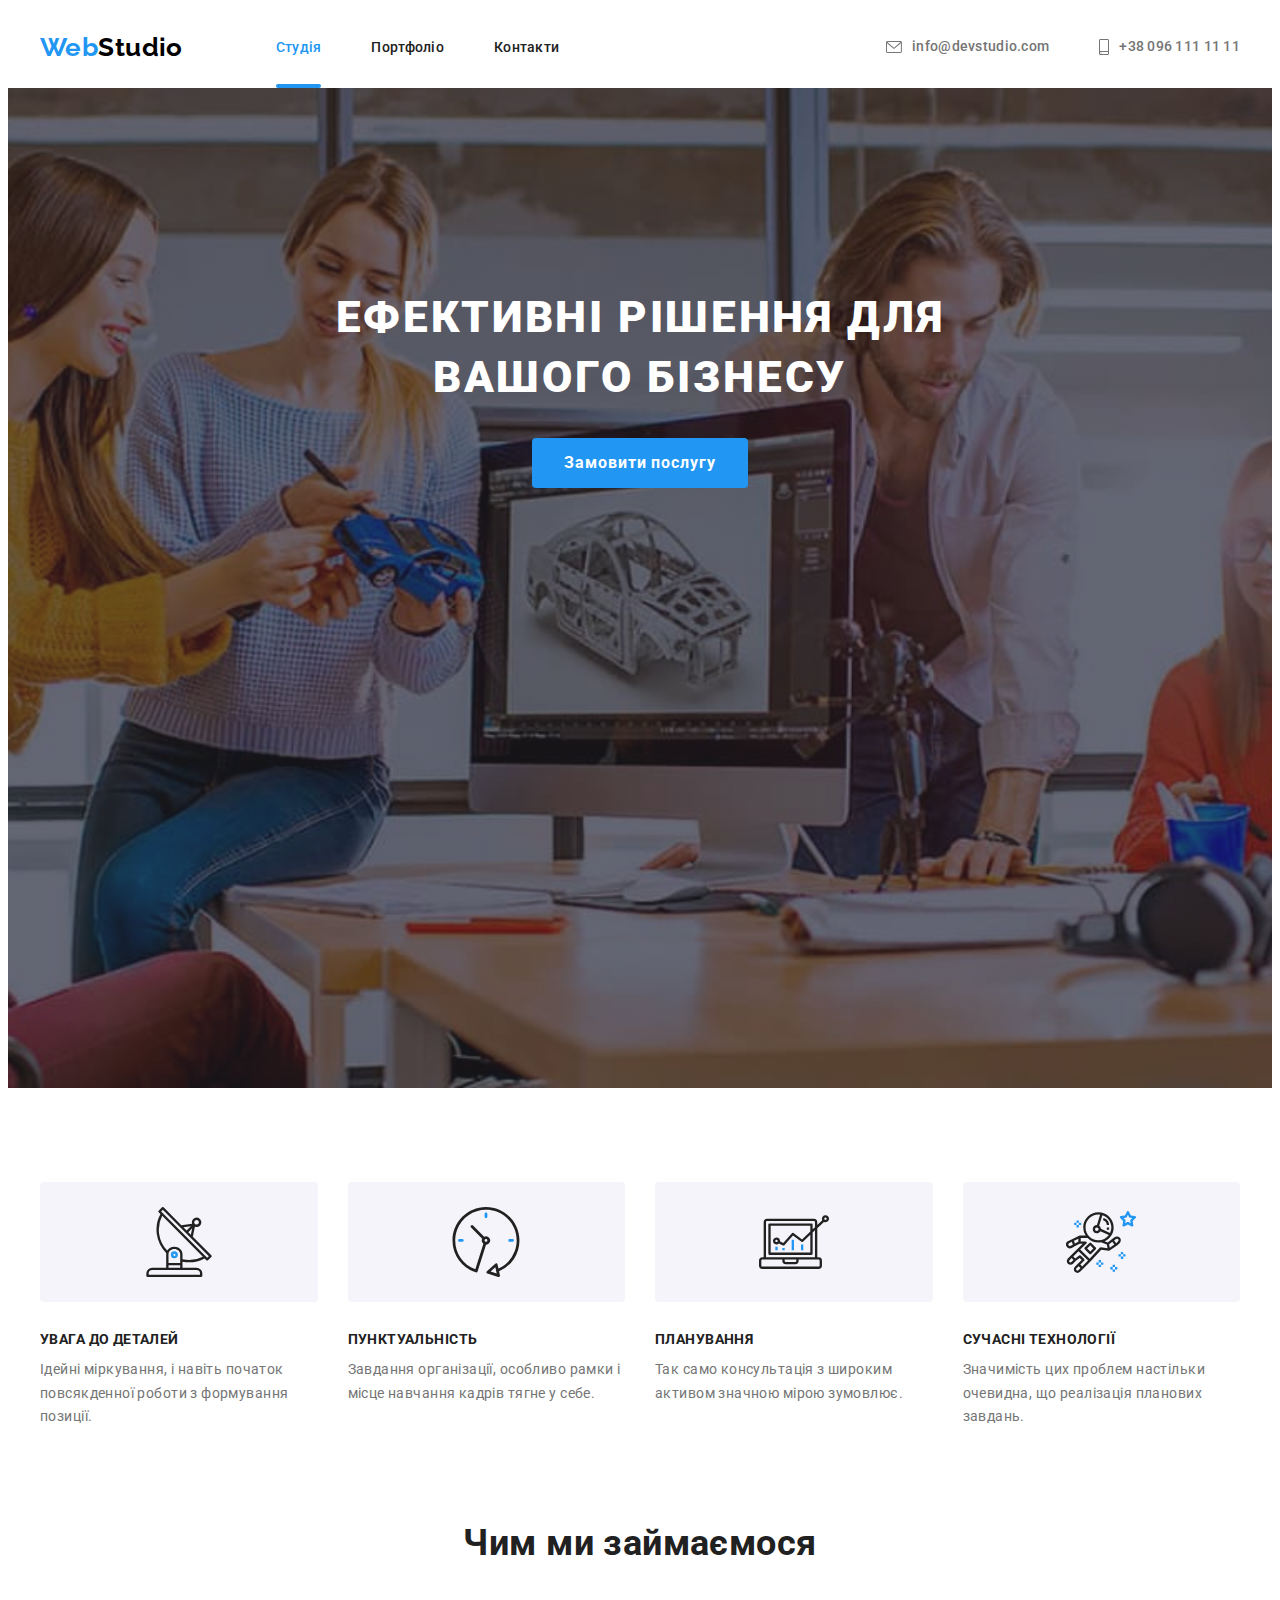
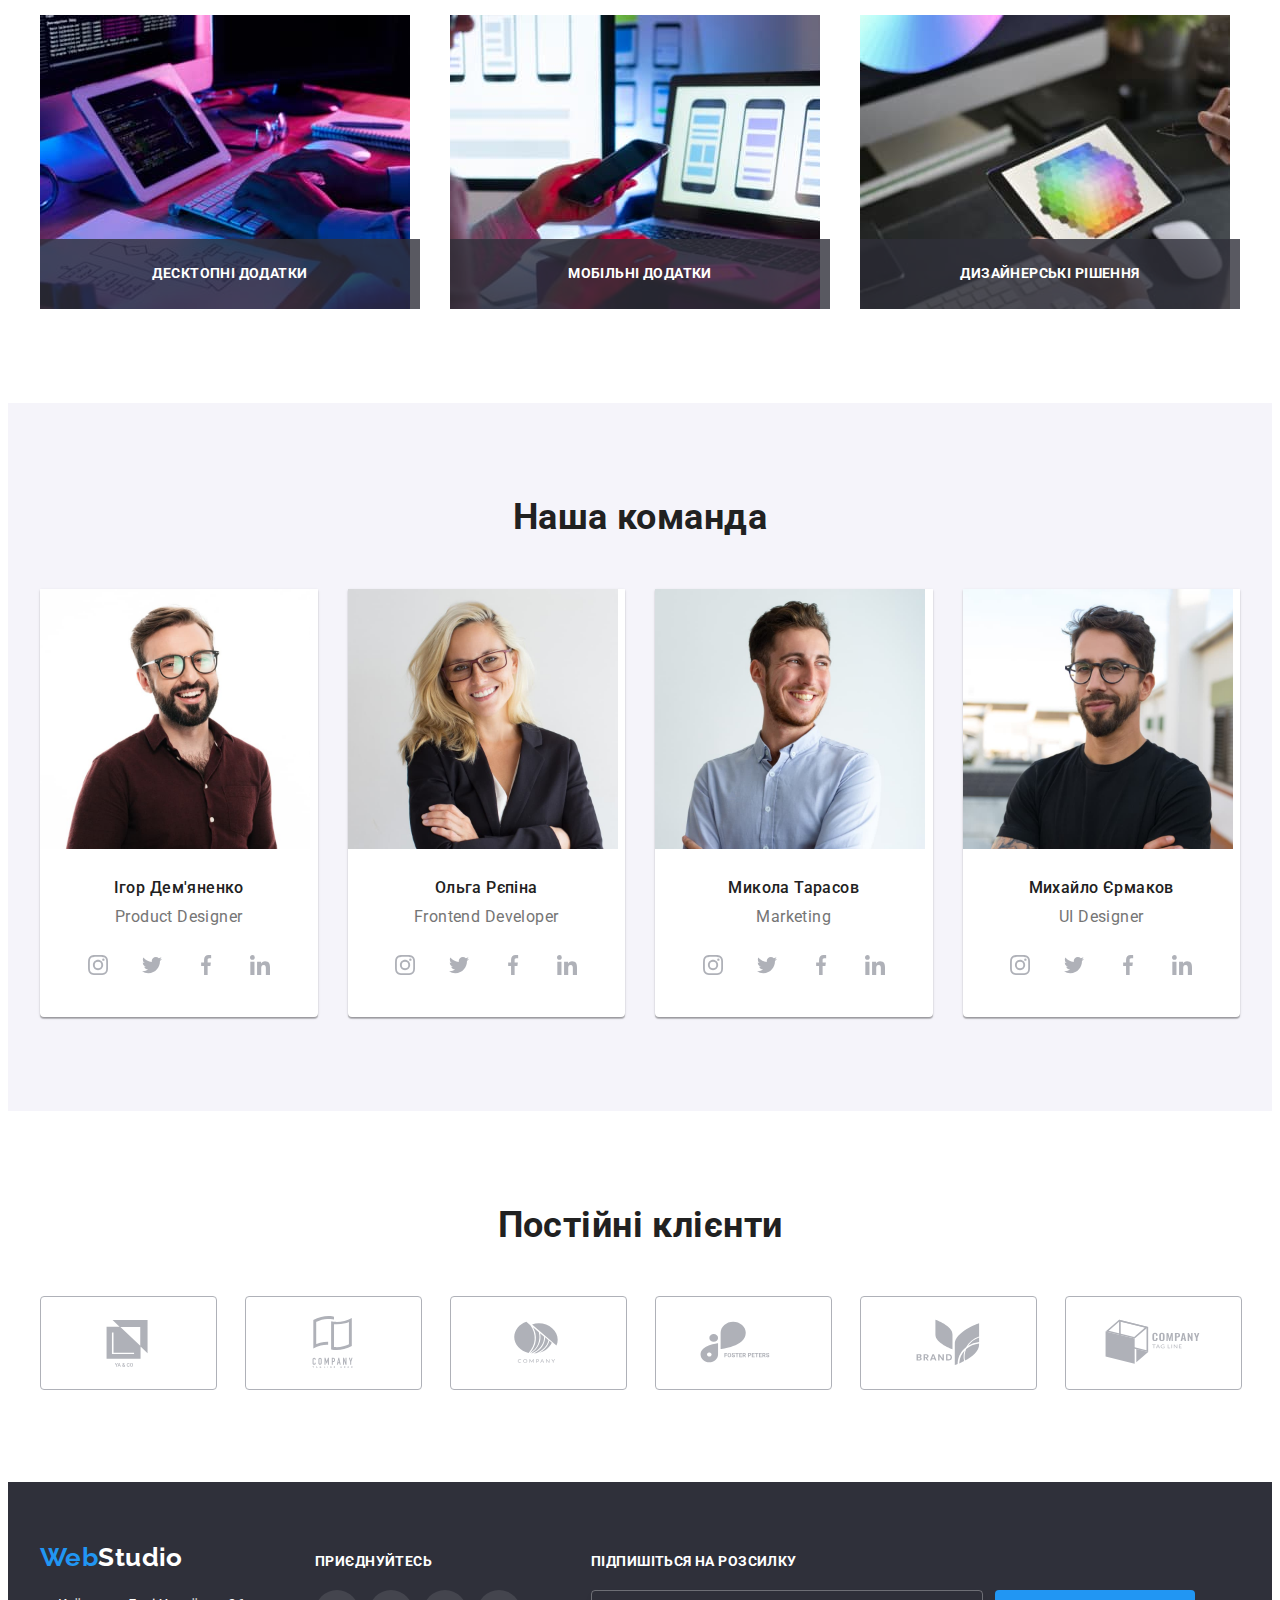
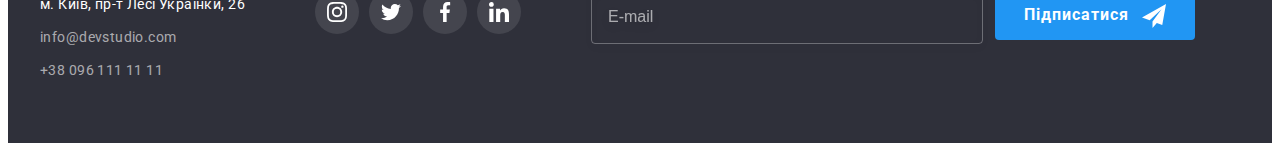
<file: index.html>
<!DOCTYPE html>
<html lang="uk">
  <head>
    <meta charset="UTF-8" />
    <meta http-equiv="X-UA-Compatible" content="IE=edge" />
    <meta name="viewport" content="width=device-width, initial-scale=1.0" />
    <title>Головна</title>
    <link rel="preconnect" href="https://fonts.googleapis.com" />
    <link rel="preconnect" href="https://fonts.gstatic.com" crossorigin />
    <link
      href="https://fonts.googleapis.com/css2?family=Raleway:wght@700&family=Roboto:wght@400;500;700;900&display=swap"
      rel="stylesheet"
    />
    <link
      rel="stylesheet"
      href="https://cdnjs.cloudflare.com/ajax/libs/modern-normalize/1.1.0/modern-normalize.min.css"
      integrity="sha512-wpPYUAdjBVSE4KJnH1VR1HeZfpl1ub8YT/NKx4PuQ5NmX2tKuGu6U/JRp5y+Y8XG2tV+wKQpNHVUX03MfMFn9Q=="
      crossorigin="anonymous"
      referrerpolicy="no-referrer"
    />
    <link rel="stylesheet" href="./css/styles.css" />
  </head>
  <body>
    <!--Шапка-->
    <header class="header">
      <div class="container header-container">
        <nav class="header-nav">
          <a href="./index.html" class="logo link"
            ><span class="logo-accent">Web</span>Studio</a
          >
          <ul class="site-nav list">
            <li class="test-li">
              <a class="link current" href="./index.html">Студія</a>
            </li>
            <li><a class="link" href="./portfolio.html">Портфоліо</a></li>
            <li><a class="link" href="#">Контакти</a></li>
          </ul>
        </nav>
        <ul class="contact-nav list">
          <li>
            <a class="icon-link link" href="mailto:info@devstudio.com">
              <svg class="nav-icon" width="16" height="12">
                <use href="./images/logo.svg#icon-envelope"></use>
              </svg>
              info@devstudio.com</a
            >
          </li>
          <li>
            <a class="icon-link link" href="tel:+380961111111"
              ><svg class="nav-icon" width="10" height="16">
                <use href="./images/logo.svg#icon-smartphone"></use></svg
              >+38 096 111 11 11</a
            >
          </li>
        </ul>
      </div>
    </header>
    <!--Герой-->
    <main>
      <div class="hero-bg">
        <section class="hero">
          <h1 class="hero-title">Ефективні рішення для вашого бізнесу</h1>
          <button type="button" class="button" data-modal-open>
            Замовити послугу
          </button>
        </section>
      </div>

      <!-- Особливості -->
      <section class="special">
        <div class="container">
          <h2 class="visually-hidden">Особливості</h2>
          <ul class="feature-list list">
            <li class="item">
              <div class="icon-cont">
                <svg class="special-icon" width="70" height="70">
                  <use href="./images/logo.svg#icon-antenna"></use>
                </svg>
              </div>
              <h3 class="title">Увага до деталей</h3>
              <p>
                Ідейні міркування, і навіть початок повсякденної роботи з
                формування позиції.
              </p>
            </li>
            <li class="item">
              <div class="icon-cont">
                <svg class="special-icon" width="70" height="70">
                  <use href="./images/logo.svg#icon-clock"></use>
                </svg>
              </div>
              <h3 class="title">Пунктуальність</h3>
              <p>
                Завдання організації, особливо рамки і місце навчання кадрів
                тягне у себе.
              </p>
            </li>
            <li class="item">
              <div class="icon-cont">
                <svg class="special-icon" width="70" height="70">
                  <use href="./images/logo.svg#icon-diagram"></use>
                </svg>
              </div>
              <h3 class="title">Планування</h3>
              <p>
                Так само консультація з широким активом значною мірою зумовлює.
              </p>
            </li>
            <li class="item">
              <div class="icon-cont">
                <svg class="special-icon" width="70" height="70">
                  <use href="./images/logo.svg#icon-astronaut"></use>
                </svg>
              </div>
              <h3 class="title">Сучасні технології</h3>
              <p>
                Значимість цих проблем настільки очевидна, що реалізація
                планових завдань.
              </p>
            </li>
          </ul>
        </div>
      </section>
      <!-- Чим ми займаємося -->
      <section class="case">
        <div class="container">
          <h2 class="section-title">Чим ми займаємося</h2>
          <ul class="img-case list">
            <li class="item-case">
              <div class="product-thum">
                <img
                  src="./images/box.jpg"
                  alt="Десктопні додатки"
                  width="370"
                  height="294"
                />
                <p class="product-thum-label">Десктопні додатки</p>
              </div>
            </li>
            <li class="item-case">
              <div class="product-thum">
                <img
                  src="./images/box2.jpg"
                  alt="Мобільні додатки"
                  width="370"
                  height="294"
                />
                <p class="product-thum-label">Мобільні додатки</p>
              </div>
            </li>
            <li class="item-case">
              <div class="product-thum">
                <img
                  src="./images/box3.jpg"
                  alt="Дизайнерські рішення"
                  width="370"
                  height="294"
                />
                <p class="product-thum-label">Дизайнерські рішення</p>
              </div>
            </li>
          </ul>
        </div>
      </section>
      <!-- Наша команда -->
      <div class="section-bg">
        <section class="teams">
          <div class="container">
            <h2 class="section-title">Наша команда</h2>
            <ul class="team list">
              <li class="team-item">
                <img
                  src="./images/ihor.jpg"
                  alt="Ігор Дем'яненко"
                  width="270"
                  height="260"
                />
                <div class="names-team">
                  <h3 class="section-name">Ігор Дем'яненко</h3>
                  <p lang="en" class="section-profession">Product Designer</p>
                  <ul class="soc-list list">
                    <li class="soc-item">
                      <a href="" class="soc-link link">
                        <svg class="soc-icon" width="20" height="20">
                          <use href="./images/logo.svg#icon-instagram"></use>
                        </svg>
                      </a>
                    </li>
                    <li class="soc-item">
                      <a href="" class="soc-link link">
                        <svg class="soc-icon" width="20" height="20">
                          <use href="./images/logo.svg#icon-twitter"></use>
                        </svg>
                      </a>
                    </li>
                    <li class="soc-item">
                      <a href="" class="soc-link link">
                        <svg class="soc-icon" width="20" height="20">
                          <use href="./images/logo.svg#icon-facebook"></use>
                        </svg>
                      </a>
                    </li>
                    <li class="soc-item">
                      <a href="" class="soc-link link">
                        <svg class="soc-icon" width="20" height="20">
                          <use href="./images/logo.svg#icon-linkedin"></use>
                        </svg>
                      </a>
                    </li>
                  </ul>
                </div>
              </li>
              <li class="team-item">
                <img
                  src="./images/olga.jpg"
                  alt="Ольга Рєпіна"
                  width="270"
                  height="260"
                />
                <div class="names-team">
                  <h3 class="section-name">Ольга Рєпіна</h3>
                  <p lang="en" class="section-profession">Frontend Developer</p>
                  <ul class="soc-list list">
                    <li class="soc-item">
                      <a href="" class="soc-link link">
                        <svg class="soc-icon" width="20" height="20">
                          <use href="./images/logo.svg#icon-instagram"></use>
                        </svg>
                      </a>
                    </li>
                    <li class="soc-item">
                      <a href="" class="soc-link link">
                        <svg class="soc-icon" width="20" height="20">
                          <use href="./images/logo.svg#icon-twitter"></use>
                        </svg>
                      </a>
                    </li>
                    <li class="soc-item">
                      <a href="" class="soc-link link">
                        <svg class="soc-icon" width="20" height="20">
                          <use href="./images/logo.svg#icon-facebook"></use>
                        </svg>
                      </a>
                    </li>
                    <li class="soc-item">
                      <a href="" class="soc-link link">
                        <svg class="soc-icon" width="20" height="20">
                          <use href="./images/logo.svg#icon-linkedin"></use>
                        </svg>
                      </a>
                    </li>
                  </ul>
                </div>
              </li>
              <li class="team-item">
                <img
                  src="./images/mikola.jpg"
                  alt="Микола Тарасов"
                  width="270"
                  height="260"
                />
                <div class="names-team">
                  <h3 class="section-name">Микола Тарасов</h3>
                  <p lang="en" class="section-profession">Marketing</p>
                  <ul class="soc-list list">
                    <li class="soc-item">
                      <a href="" class="soc-link link">
                        <svg class="soc-icon" width="20" height="20">
                          <use href="./images/logo.svg#icon-instagram"></use>
                        </svg>
                      </a>
                    </li>
                    <li class="soc-item">
                      <a href="" class="soc-link link">
                        <svg class="soc-icon" width="20" height="20">
                          <use href="./images/logo.svg#icon-twitter"></use>
                        </svg>
                      </a>
                    </li>
                    <li class="soc-item">
                      <a href="" class="soc-link link">
                        <svg class="soc-icon" width="20" height="20">
                          <use href="./images/logo.svg#icon-facebook"></use>
                        </svg>
                      </a>
                    </li>
                    <li class="soc-item">
                      <a href="" class="soc-link link">
                        <svg class="soc-icon" width="20" height="20">
                          <use href="./images/logo.svg#icon-linkedin"></use>
                        </svg>
                      </a>
                    </li>
                  </ul>
                </div>
              </li>
              <li class="team-item">
                <img
                  src="./images/mihailo.jpg"
                  alt="Михайло Єрмаков"
                  width="270"
                  height="260"
                />
                <div class="names-team">
                  <h3 class="section-name">Михайло Єрмаков</h3>
                  <p lang="en" class="section-profession">UI Designer</p>
                  <ul class="soc-list list">
                    <li class="soc-item">
                      <a href="" class="soc-link link">
                        <svg class="soc-icon" width="20" height="20">
                          <use href="./images/logo.svg#icon-instagram"></use>
                        </svg>
                      </a>
                    </li>
                    <li class="soc-item">
                      <a href="" class="soc-link link">
                        <svg class="soc-icon" width="20" height="20">
                          <use href="./images/logo.svg#icon-twitter"></use>
                        </svg>
                      </a>
                    </li>
                    <li class="soc-item">
                      <a href="" class="soc-link link">
                        <svg class="soc-icon" width="20" height="20">
                          <use href="./images/logo.svg#icon-facebook"></use>
                        </svg>
                      </a>
                    </li>
                    <li class="soc-item">
                      <a href="" class="soc-link link">
                        <svg class="soc-icon" width="20" height="20">
                          <use href="./images/logo.svg#icon-linkedin"></use>
                        </svg>
                      </a>
                    </li>
                  </ul>
                </div>
              </li>
            </ul>
          </div>
        </section>
      </div>
      <!-- Постійні клієнти -->
      <section class="clients">
        <div class="container">
          <h2 class="section-title">Постійні клієнти</h2>
          <ul class="clients-list list">
            <li class="clients-item">
              <a href="" class="clients-link link">
                <svg class="clients-logo" width="160" height="60">
                  <use href="./images/logo.svg#icon-logo1"></use>
                </svg>
              </a>
            </li>
            <li class="clients-item">
              <a href="" class="clients-link link">
                <svg class="clients-logo" width="160" height="60">
                  <use href="./images/logo.svg#icon-logo2"></use>
                </svg>
              </a>
            </li>
            <li class="clients-item">
              <a href="" class="clients-link link">
                <svg class="clients-logo" width="160" height="60">
                  <use href="./images/logo.svg#icon-logo3"></use>
                </svg>
              </a>
            </li>
            <li class="clients-item">
              <a href="" class="clients-link link">
                <svg class="clients-logo" width="160" height="60">
                  <use href="./images/logo.svg#icon-logo4"></use>
                </svg>
              </a>
            </li>
            <li class="clients-item">
              <a href="" class="clients-link link">
                <svg class="clients-logo" width="160" height="60">
                  <use href="./images/logo.svg#icon-logo5"></use>
                </svg>
              </a>
            </li>
            <li class="clients-item">
              <a href="" class="clients-link link">
                <svg class="clients-logo" width="160" height="60">
                  <use href="./images/logo.svg#icon-logo6"></use>
                </svg>
              </a>
            </li>
          </ul>
        </div>
      </section>
    </main>
    <!--Футтер-->
    <div class="footer-bg">
      <footer class="footer">
        <div class="footer-cont container">
          <div class="footer-add">
            <a class="footer-logo link" href="./index.html"
              ><span class="logo-accent">Web</span>Studio</a
            >
            <address class="address-footer">
              <ul class="list">
                <li class="footer-nav">
                  <a
                    class="footer-address link"
                    href="https://goo.gl/maps/CPtrU1FHBa2aNyZL9"
                    target="_blank"
                    rel="noopener noreferrer nofollow"
                    >м. Київ, пр-т Лесі Українки, 26</a
                  >
                </li>
                <li class="footer-nav">
                  <a
                    class="footer-contact link"
                    href="mailto:info@devstudio.com"
                    >info@devstudio.com</a
                  >
                </li>
                <li class="footer-nav">
                  <a class="footer-contact link" href="tel:+380961111111"
                    >+38 096 111 11 11</a
                  >
                </li>
              </ul>
            </address>
          </div>
          <div class="footer-soc">
            <p class="footer-title">Приєднуйтесь</p>
            <ul class="footer-list list">
              <li class="footer-item">
                <a href="" class="footer-link link">
                  <svg class="footer-icon" width="20" height="20">
                    <use href="./images/logo.svg#icon-instagram"></use>
                  </svg>
                </a>
              </li>
              <li class="footer-item">
                <a href="" class="footer-link link">
                  <svg class="footer-icon" width="20" height="20">
                    <use href="./images/logo.svg#icon-twitter"></use>
                  </svg>
                </a>
              </li>
              <li class="footer-item">
                <a href="" class="footer-link link">
                  <svg class="footer-icon" width="20" height="20">
                    <use href="./images/logo.svg#icon-facebook"></use>
                  </svg>
                </a>
              </li>
              <li class="footer-item">
                <a href="" class="footer-link link">
                  <svg class="footer-icon" width="20" height="20">
                    <use href="./images/logo.svg#icon-linkedin"></use>
                  </svg>
                </a>
              </li>
            </ul>
          </div>
          <form class="footer-form">
            <p class="footer-title">Підпишіться на розсилку</p>
            <div class="test-foot">
              <input
                type="email"
                name="user-email"
                class="footer-input"
                placeholder="E-mail"
                required
              />
              <button type="submit" class="footer-button">
                Підписатися
                <svg class="footer-sand-icon" width="24" height="24">
                  <use href="./images/logo.svg#icon-send"></use>
                </svg>
              </button>
            </div>
          </form>
        </div>
      </footer>
    </div>
    <!-- Модальное окно is-hidden-->
    <div class="backdrop is-hidden" data-modal>
      <div class="modal">
        <button class="modal-button-close" data-modal-close>
          <svg class="modal-button" width="18" height="18">
            <use href="./images/logo.svg#icon-close-black"></use>
          </svg>
        </button>
        <p class="modal-title">Залиште свої дані, ми вам передзвонимо</p>
        <form class="modal-form">
          <div class="modal-field">
            <label for="user-name" class="input-label">Ім'я</label>
            <div class="input-wrap">
              <input
                type="text"
                name="user-name"
                id="user-name"
                class="modal-input"
                required
              />
              <svg class="modal-input-icon" width="18" height="18">
                <use href="./images/logo.svg#icon-person"></use>
              </svg>
            </div>
          </div>
          <div class="modal-field">
            <label for="user-tel" class="input-label">Телефон</label>
            <div class="input-wrap">
              <input
                type="tel"
                name="user-tel"
                id="user-tel"
                class="modal-input"
                required
              />
              <svg class="modal-input-icon" width="18" height="18">
                <use href="./images/logo.svg#icon-phone"></use>
              </svg>
            </div>
          </div>
          <div class="modal-field">
            <label for="user-email" class="input-label">Пошта</label>
            <div class="input-wrap">
              <input
                type="email"
                name="user-email"
                id="user-email"
                class="modal-input"
                required
              />
              <svg class="modal-input-icon" width="18" height="18">
                <use href="./images/logo.svg#icon-email"></use>
              </svg>
            </div>
          </div>
          <div class="modal-field-text">
            <label for="user-comment" class="input-label">Коментар</label>
            <textarea
              name="user-comment"
              id="user-comment"
              class="modal-text"
              placeholder="Введіть текст"
            ></textarea>
          </div>
          <label class="user-privacy">
            <input
              type="checkbox"
              name="privacy"
              value="privacy"
              class="checkbox"
            />
            <span class="chackbox-ico"></span>
            <span class="chackbox-text"
              >Соглашаюсь с рассылкой и принимаю
            </span>
            <a href="#" class="chackbox-link">Условия договора</a>
          </label>

          <button type="submit" class="modal-button-send">Відправити</button>
        </form>
      </div>
    </div>

    <script src="./js/modal.js"></script>
  </body>
</html>
</file>
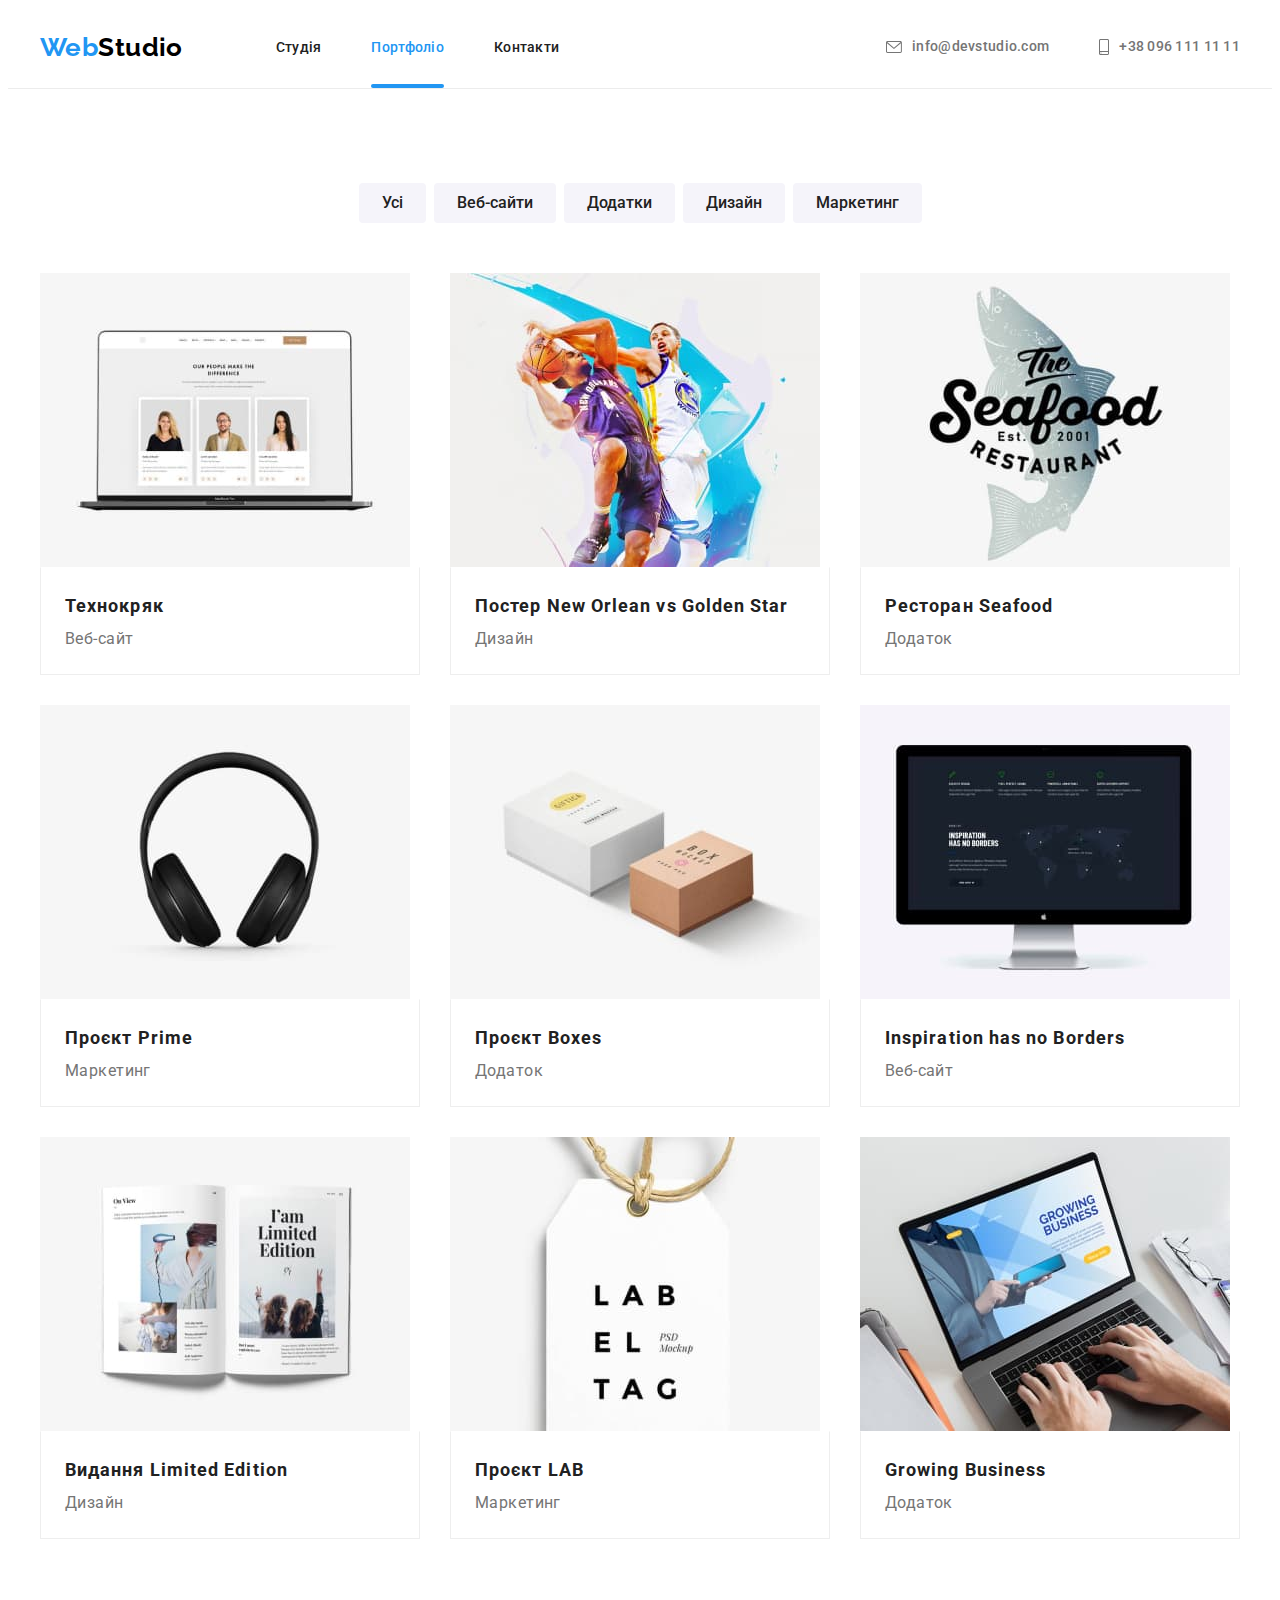
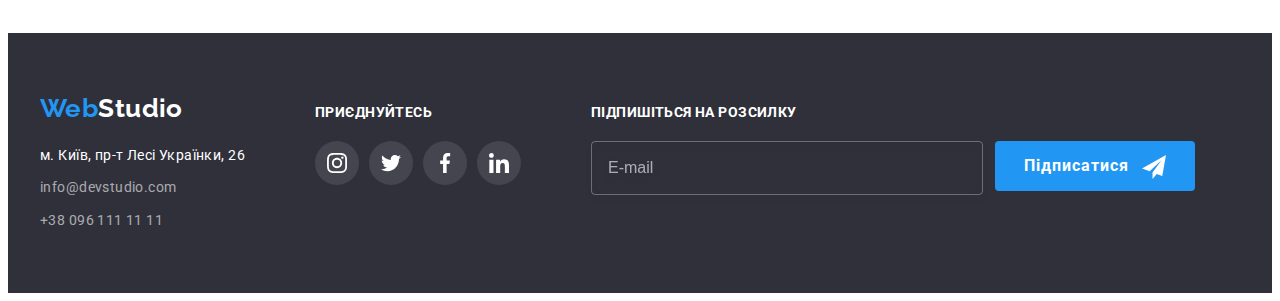
<file: portfolio.html>
<!DOCTYPE html>
<html lang="uk">
  <head>
    <meta charset="UTF-8" />
    <meta http-equiv="X-UA-Compatible" content="IE=edge" />
    <meta name="viewport" content="width=device-width, initial-scale=1.0" />
    <title>Портфоліо</title>
    <link rel="preconnect" href="https://fonts.googleapis.com" />
    <link rel="preconnect" href="https://fonts.gstatic.com" crossorigin />
    <link
      href="https://fonts.googleapis.com/css2?family=Raleway:wght@700&family=Roboto:wght@400;500;700;900&display=swap"
      rel="stylesheet"
    />
    <link
      rel="stylesheet"
      href="https://cdnjs.cloudflare.com/ajax/libs/modern-normalize/1.1.0/modern-normalize.min.css"
      integrity="sha512-wpPYUAdjBVSE4KJnH1VR1HeZfpl1ub8YT/NKx4PuQ5NmX2tKuGu6U/JRp5y+Y8XG2tV+wKQpNHVUX03MfMFn9Q=="
      crossorigin="anonymous"
      referrerpolicy="no-referrer"
    />
    <link rel="stylesheet" href="./css/styles.css" />
  </head>
  <body>
    <!--Шапка-->
    <header class="header page-header">
      <div class="container header-container">
        <nav class="header-nav">
          <a href="./index.html" class="logo link"
            ><span class="logo-accent">Web</span>Studio</a
          >
          <ul class="site-nav list">
            <li><a class="link" href="./index.html">Студія</a></li>
            <li>
              <a class="link current" href="./portfolio.html">Портфоліо</a>
            </li>
            <li><a class="link" href="#">Контакти</a></li>
          </ul>
        </nav>

        <ul class="contact-nav list">
          <li>
            <a class="icon-link link" href="mailto:info@devstudio.com">
              <svg class="nav-icon" width="16" height="12">
                <use href="./images/logo.svg#icon-envelope"></use>
              </svg>
              info@devstudio.com</a
            >
          </li>
          <li>
            <a class="icon-link link" href="tel:+380961111111"
              ><svg class="nav-icon" width="10" height="16">
                <use href="./images/logo.svg#icon-smartphone"></use></svg
              >+38 096 111 11 11</a
            >
          </li>
        </ul>
      </div>
    </header>
    <!--Портфоліо-->
    <!-- Кнопки -->
    <main>
      <section class="portfolio">
        <div class="container">
          <h1 class="visually-hidden">Портфоліо</h1>
          <ul class="buttons list">
            <li><button class="button-second" type="button">Усі</button></li>
            <li>
              <button class="button-second" type="button">Веб-сайти</button>
            </li>
            <li>
              <button class="button-second" type="button">Додатки</button>
            </li>
            <li><button class="button-second" type="button">Дизайн</button></li>
            <li>
              <button class="button-second" type="button">Маркетинг</button>
            </li>
          </ul>
          <!-- Картки -->
          <ul class="section-cards list">
            <li class="cards-item">
              <a href="" class="cards-links link">
                <div class="tech-card">
                  <img
                    src="./images/img.jpg"
                    alt="Технокряк"
                    width="370"
                    height="294"
                  />
                  <p class="tec-tex">
                    Ресурс пропонує комплексні пропозиції з різним рівнем
                    функціоналу та сервісів. Все це дозволить відвідувачу
                    отримати вичерпні відомості про компанію чи приватну особу.
                  </p>
                </div>
                <div class="techno">
                  <h2 class="section-names">Технокряк</h2>
                  <p class="section-content">Веб-сайт</p>
                </div>
              </a>
            </li>
            <li class="cards-item">
              <a href="" class="cards-links link">
                <div class="tech-card">
                  <img
                    src="./images/img2.jpg"
                    alt="Постер New Orlean vs Golden Star"
                    width="370"
                    height="294"
                  />
                  <p class="tec-tex">
                    Ресурс пропонує комплексні пропозиції з різним рівнем
                    функціоналу та сервісів. Все це дозволить відвідувачу
                    отримати вичерпні відомості про компанію чи приватну особу.
                  </p>
                </div>
                <div class="techno">
                  <h2 class="section-names">
                    Постер New Orlean vs Golden Star
                  </h2>
                  <p class="section-content">Дизайн</p>
                </div>
              </a>
            </li>
            <li class="cards-item">
              <a href="" class="cards-links link">
                <div class="tech-card">
                  <img
                    src="./images/img3.jpg"
                    alt="Ресторан Seafood"
                    width="370"
                    height="294"
                  />
                  <p class="tec-tex">
                    Ресурс пропонує комплексні пропозиції з різним рівнем
                    функціоналу та сервісів. Все це дозволить відвідувачу
                    отримати вичерпні відомості про компанію чи приватну особу.
                  </p>
                </div>
                <div class="techno">
                  <h2 class="section-names">Ресторан Seafood</h2>
                  <p class="section-content">Додаток</p>
                </div>
              </a>
            </li>
            <li class="cards-item">
              <a href="" class="cards-links link">
                <div class="tech-card">
                  <img
                    src="./images/img4.jpg"
                    alt="Проєкт Prime"
                    width="370"
                    height="294"
                  />
                  <p class="tec-tex">
                    Ресурс пропонує комплексні пропозиції з різним рівнем
                    функціоналу та сервісів. Все це дозволить відвідувачу
                    отримати вичерпні відомості про компанію чи приватну особу.
                  </p>
                </div>
                <div class="techno">
                  <h2 class="section-names">Проєкт Prime</h2>
                  <p class="section-content">Маркетинг</p>
                </div>
              </a>
            </li>
            <li class="cards-item">
              <a href="" class="cards-links link">
                <div class="tech-card">
                  <img
                    src="./images/img5.jpg"
                    alt="Проєкт Boxes"
                    width="370"
                    height="294"
                  />
                  <p class="tec-tex">
                    Ресурс пропонує комплексні пропозиції з різним рівнем
                    функціоналу та сервісів. Все це дозволить відвідувачу
                    отримати вичерпні відомості про компанію чи приватну особу.
                  </p>
                </div>
                <div class="techno">
                  <h2 class="section-names">Проєкт Boxes</h2>
                  <p class="section-content">Додаток</p>
                </div>
              </a>
            </li>
            <li class="cards-item">
              <a href="" class="cards-links link">
                <div class="tech-card">
                  <img
                    src="./images/img6.jpg"
                    alt="Inspiration has no Borders"
                    width="370"
                    height="294"
                  />
                  <p class="tec-tex">
                    Ресурс пропонує комплексні пропозиції з різним рівнем
                    функціоналу та сервісів. Все це дозволить відвідувачу
                    отримати вичерпні відомості про компанію чи приватну особу.
                  </p>
                </div>
                <div class="techno">
                  <h2 class="section-names">Inspiration has no Borders</h2>
                  <p class="section-content">Веб-сайт</p>
                </div>
              </a>
            </li>
            <li class="cards-item">
              <a href="" class="cards-links link">
                <div class="tech-card">
                  <img
                    src="./images/img7.jpg"
                    alt="Видання Limited Edition"
                    width="370"
                    height="294"
                  />
                  <p class="tec-tex">
                    Ресурс пропонує комплексні пропозиції з різним рівнем
                    функціоналу та сервісів. Все це дозволить відвідувачу
                    отримати вичерпні відомості про компанію чи приватну особу.
                  </p>
                </div>
                <div class="techno">
                  <h2 class="section-names">Видання Limited Edition</h2>
                  <p class="section-content">Дизайн</p>
                </div>
              </a>
            </li>
            <li class="cards-item">
              <a href="" class="cards-links link">
                <div class="tech-card">
                  <img
                    src="./images/img8.jpg"
                    alt="Проєкт LAB"
                    width="370"
                    height="294"
                  />
                  <p class="tec-tex">
                    Ресурс пропонує комплексні пропозиції з різним рівнем
                    функціоналу та сервісів. Все це дозволить відвідувачу
                    отримати вичерпні відомості про компанію чи приватну особу.
                  </p>
                </div>
                <div class="techno">
                  <h2 class="section-names">Проєкт LAB</h2>
                  <p class="section-content">Маркетинг</p>
                </div>
              </a>
            </li>
            <li class="cards-item">
              <a href="" class="cards-links link">
                <div class="tech-card">
                  <img
                    src="./images/img9.jpg"
                    alt="Growing Business"
                    width="370"
                    height="294"
                  />
                  <p class="tec-tex">
                    Ресурс пропонує комплексні пропозиції з різним рівнем
                    функціоналу та сервісів. Все це дозволить відвідувачу
                    отримати вичерпні відомості про компанію чи приватну особу.
                  </p>
                </div>
                <div class="techno">
                  <h2 class="section-names">Growing Business</h2>
                  <p class="section-content">Додаток</p>
                </div>
              </a>
            </li>
          </ul>
        </div>
      </section>
    </main>
    <!--Футтер-->
    <div class="footer-bg">
      <footer class="footer">
        <div class="footer-cont container">
          <div class="footer-add">
            <a class="footer-logo link" href="./index.html"
              ><span class="logo-accent">Web</span>Studio</a
            >
            <address class="address-footer">
              <ul class="list">
                <li class="footer-nav">
                  <a
                    class="footer-address link"
                    href="https://goo.gl/maps/CPtrU1FHBa2aNyZL9"
                    target="_blank"
                    rel="noopener noreferrer nofollow"
                    >м. Київ, пр-т Лесі Українки, 26</a
                  >
                </li>
                <li class="footer-nav">
                  <a
                    class="footer-contact link"
                    href="mailto:info@devstudio.com"
                    >info@devstudio.com</a
                  >
                </li>
                <li class="footer-nav">
                  <a class="footer-contact link" href="tel:+380961111111"
                    >+38 096 111 11 11</a
                  >
                </li>
              </ul>
            </address>
          </div>
          <div class="footer-soc">
            <h2 class="footer-title">Приєднуйтесь</h2>
            <ul class="footer-list list">
              <li class="footer-item">
                <a href="" class="footer-link link">
                  <svg class="footer-icon" width="20" height="20">
                    <use href="./images/logo.svg#icon-instagram"></use>
                  </svg>
                </a>
              </li>
              <li class="footer-item">
                <a href="" class="footer-link link">
                  <svg class="footer-icon" width="20" height="20">
                    <use href="./images/logo.svg#icon-twitter"></use>
                  </svg>
                </a>
              </li>
              <li class="footer-item">
                <a href="" class="footer-link link">
                  <svg class="footer-icon" width="20" height="20">
                    <use href="./images/logo.svg#icon-facebook"></use>
                  </svg>
                </a>
              </li>
              <li class="footer-item">
                <a href="" class="footer-link link">
                  <svg class="footer-icon" width="20" height="20">
                    <use href="./images/logo.svg#icon-linkedin"></use>
                  </svg>
                </a>
              </li>
            </ul>
          </div>
          <form class="footer-form">
            <p class="footer-title">Підпишіться на розсилку</p>
            <div class="test-foot">
              <input
                type="email"
                name="user-email"
                class="footer-input"
                placeholder="E-mail"
                required
              />
              <button type="submit" class="footer-button">
                Підписатися
                <svg class="footer-sand-icon" width="24" height="24">
                  <use href="./images/logo.svg#icon-send"></use>
                </svg>
              </button>
            </div>
          </form>
        </div>
      </footer>
    </div>
  </body>
</html>
</file>
<file: css/styles.css>
:root {
    --primary-text-color: #757575;
    --title-text-color: #212121;
    --accent-color: #2196F3;
    --bg-dark: #2F303A;
    --bg-bright: #F5F4FA;
    --primary-white-color: #fff;
    --accent-color-button: #188CE8;
    --color-logo: #000;
    --color-border: #ECECEC;
    --color-border-portfolio: #EEEEEE;
    --color-bg: #C4C4C4;
    --color-icon: #AFB1B8;
    --anim-trans: 250ms cubic-bezier(0.4, 0, 0.2, 1);
}

body {
    background-color: var(--primary-white-color);
    color: var(--primary-text-color);
    font-family: 'Roboto', sans-serif;
    letter-spacing: 0.03em;
    font-weight: 400;
    font-size: 14px;
    line-height: 1.70;
}

.list {
    list-style: none;
}
.link {
    text-decoration: none;
}

/* Скидає стилі */
p,
h1,
h2,
h3,
h4,
h5,
h6 {
    margin: 0;
}

ul,
ol {
    margin: 0;
    padding-left: 0;
}

button {
    cursor: pointer;
}

address {
    font-style: normal;
}

img {
    display: block;
} 

/* Блок контейнера */
.container {
    margin: 0 auto;
    width: 1200px;
    padding-left: 15px;
    padding-right: 15px;
}

/* Хєдер */
/* Лого у шапці */
.logo {
    margin-right: 93px;

    color: var(--color-logo);
    font-family: "Raleway", sans-serif;

    font-weight: 700;
    font-size: 26px;
    line-height: 1.19;

}

.logo-accent {
    color: var(--accent-color);
}

/* Навігація */
.site-nav {
    display: flex;
    gap: 50px;
}

.contact-nav {
    display: flex;
    gap: 50px;
}

.header-nav {
    display: flex;
    align-items: center;
}

.header-container {
    display: flex;
    align-items: center;
    justify-content: space-between; 
}

.site-nav .link {
    color: var(--title-text-color);

    font-weight: 500;
    font-size: 14px;
    line-height: 1.14;
    letter-spacing: 0.02em;

    transition: color var(--anim-trans);
}

.site-nav .link:hover,
.site-nav .link:focus {
    color: var(--accent-color);
}

.site-nav .link.current {
    color: var(--accent-color);
    position: relative;
    padding-top: 32px;
    padding-bottom: 32px;
}

.contact-nav .link {
    color: var(--primary-text-color);

    font-weight: 500;
    font-size: 14px;
    line-height: 1.14;
    letter-spacing: 0.02em;

    transition: color var(--anim-trans);
}

.contact-nav .link:hover,
.contact-nav .link:focus {
    color: var(--accent-color);
}

/* Іконки в навігації-контакти */

.icon-link {
    display: flex;
    align-items: center;
    justify-content: center;
    gap: 10px;
    fill: var(--primary-text-color);
    transition: fill var(--anim-trans);
}

.icon-link:hover,
.icon-link:focus {
    fill: var(--accent-color);
}   



/* синяя полоска в меню */

.site-nav .link.current::after {
    position: absolute;
    bottom: -1px;

    content: '';
    display: block;
    width: 100%;
    height: 4px;
    background: #2196F3;
    border-radius: 2px; 
} 


/* Герой */

.hero-bg {
    text-align: center;
    margin: 0 auto;
    padding: 200px 0;
    max-width: 1600px;
    height: 600px;

    background-image: linear-gradient(rgba(47, 48, 58, 0.4), rgba(47, 48, 58, 0.4)), url(../images/img-bg.jpg);
    background-repeat: no-repeat;
    background-position: center;
    background-size: cover;
    
    background-color: var(--color-bg);

}

.hero-title {
    margin: 0 auto;
    max-width: 696px;
    margin-bottom: 30px;

    color: var(--primary-white-color);

    font-weight: 900;
    font-size: 44px;
    line-height: 1.36;
    letter-spacing: 0.06em;
    text-transform: uppercase;
}

/* Кнопка */
.button {
    display: inline-block;
    border: 1px solid transparent;
    border-radius: 4px;
    min-width: 216px;
    height: 50px;
    

    background-color: var(--accent-color);
    color: var(--primary-white-color);

    font-family: 'Roboto', sans-serif;
    font-weight: 700;
    font-size: 16px;
    line-height: 1.87;
    letter-spacing: 0.06em;

    transition: background-color var(--anim-trans);

    /* transition-property: background-color;
    transition-duration: 250ms;
    transition-timing-function: cubic-bezier(0.4, 0, 0.2, 1); */
}
.button:hover, .button:focus {
    background-color: var(--accent-color-button);
}


/* Секції */

 .header {
    padding-top: 24px;
    padding-bottom: 25px;
} 

.special {
    padding-top: 94px;
    padding-bottom: 94px;
}

.case {
    padding-bottom: 94px;
}

.teams {
    padding-top: 94px;
    padding-bottom: 94px;
} 

.clients {
    padding-top: 94px;
    padding-bottom: 94px;
}

.section-title {
    margin-bottom: 50px;

    color: var(--title-text-color);

    font-weight: 700;
    font-size: 36px;
    line-height: 1.16;
    text-align: center;
}

/* Особливості */
.feature-list {
    display: flex;
    gap: 30px;
}

.feature-list .item {
    width: calc((100% - 90px) / 4);
}

.feature-list .title {
    margin-bottom: 10px;

    color: var(--title-text-color);

    font-weight: 700;
    font-size: 14px;
    line-height: 1.14;
    text-transform: uppercase;
}

.visually-hidden {
    position: absolute;
    white-space: nowrap;
    width: 1px;
    height: 1px;
    overflow: hidden;
    border: 0;
    padding: 0;
    clip: rect(0 0 0 0);
    clip-path: inset(50%);
    margin: -1px;
}

.icon-cont {
    height: 120px;
    background-color: var(--bg-bright);
    border-radius: 4px;
    margin-bottom: 30px;
    display: flex;
    align-items: center;
    justify-content: center;
}


/* Чим ми займаємося */
.img-case {
    display: flex;
    gap: 30px;
}

.item-case {
    width: calc((100% - 60px) / 3);
}


.product-thum-label {
        position: absolute;
        left: 0;
        bottom: 0; 
        width: 100%;
        height: 70px;

        display: flex;
        justify-content: center;
        align-items: center;

        font-weight: 700;
        font-size: 14px;
        line-height: 1.14;
        text-transform: uppercase;
        color: var(--primary-white-color);
        background-color: rgba(47, 48, 58, 0.8);
}

.product-thum {
    position: relative;
}


/* Команда */
.team {
    display: flex;
    gap: 30px;
}
.team-item {
    width: calc((100% - 90px) / 4);
}
.names-team {
    text-align: center;
    padding-top: 30px;
    padding-bottom: 30px;
}
.section-bg {
    background-color: var(--bg-bright);

}
 .team .team-item {
    background-color: var(--primary-white-color);

    border-radius: 0px 0px 4px 4px;
    box-shadow: 0px 1px 3px rgba(0, 0, 0, 0.12), 0px 1px 1px rgba(0, 0, 0, 0.14), 0px 2px 1px rgba(0, 0, 0, 0.2);
}  
.section-name {
    margin-bottom: 10px;

    color: var(--title-text-color);

    font-weight: 500;
    font-size: 16px;
    line-height: 1.18;
}
.section-profession {
    font-size: 16px;
    line-height: 1.18;
}

.soc-list {
    display: flex;
    justify-content: center;
    gap: 10px;
    margin-top: 16px;
}
.soc-item {
    width: 44px;
    height: 44px;
}
.soc-link {
    width: 100%;
    height: 100%;
    background-color: var(--primary-white-color);
    border-radius: 50%;
    display: flex;
    align-items: center;
    justify-content: center;
    fill: var(--color-icon);

    transition: background-color var(--anim-trans), fill var(--anim-trans);
}

.soc-link:hover, .soc-link:focus {
    background-color: var(--accent-color);
    fill: var(--primary-white-color);
}


/* Постійні клієнти */

.clients-list {
    display: flex;
    gap: 30px;
}

.clients-item {
    width: calc((100% - 150px) / 6);
    height: 92px;
}

.clients-link {
    width: 100%;
    height: 100%;
    border: 1px solid var(--color-icon);
    border-radius: 4px;
    display: flex;
    align-items: center;
    justify-content: center;
    fill: var(--color-icon);
    transition: border-color var(--anim-trans), fill var(--anim-trans);
}

.clients-link:hover, .clients-link:focus {
    border-color: var(--accent-color);
    fill: var(--accent-color);
}


/* Футтер */
.footer {
    padding-top: 60px;
    padding-bottom: 60px;
}

.footer-nav:not(:last-child) {
    margin-bottom: 9px;
}

 .footer-bg {
    background-color: var(--bg-dark);
} 
.footer-logo {
    display: inline-block;
    margin-bottom: 20px;

    color: var(--primary-white-color);

    font-family: "Raleway", sans-serif;
    font-weight: 700;
    font-size: 26px;
    line-height: 1.19;
}
.footer-address {
    color: var(--primary-white-color);
}

.footer-contact {
    color: rgba(255, 255, 255, 0.6);
    
    font-style: normal;
    transition: color var(--anim-trans);
}

.footer-contact:hover,
.footer-contact:active {
    color: var(--accent-color);
}

.footer-title {
    font-weight: 700;
    font-size: 14px;
    line-height: 1.14;
    letter-spacing: 0.03em;
    text-transform: uppercase;

    color: var(--primary-white-color);
}

.footer-list {
    display: flex;
    gap: 10px;
    margin-top: 20px;
}

.footer-item {
    width: 44px;
    height: 44px;
}

.footer-link {
    width: 100%;
    height: 100%;
    background-color: rgba(255, 255, 255, 0.1);
    border-radius: 50%;
    display: flex;
    align-items: center;
    justify-content: center;
    fill: var(--primary-white-color);
    transition: background-color var(--anim-trans), fill var(--anim-trans);
}

.footer-link:hover,
.footer-link:focus {
    background-color: var(--accent-color);
    fill: var(--primary-white-color);
}

.footer-cont {
    display: flex;
    gap: 70px;
    align-items: baseline;
}

.footer-input {
    width: 358px;
    height: 50px;

    border: 1px solid rgba(255, 255, 255, 0.3);
    filter: drop-shadow(0px 4px 4px rgba(0, 0, 0, 0.15));
    border-radius: 4px;
    background-color: transparent;
    padding-left: 16px;
    padding-right: 16px;

    color: rgba(255, 255, 255, 0.3);
    outline: transparent;
    font-size: 16px;
    line-height: 1.25;

    transition: border var(--anim-trans);
}

.footer-input:focus {
    border: 1px solid var(--accent-color);
}

.footer-input::placeholder {
    font-size: 16px;
    line-height: 1.25;

    color: rgba(255, 255, 255, 0.6);
}

.footer-button {
    position: relative;
    display: flex;
    border: 1px solid transparent;
    border-radius: 4px;
    min-width: 200px;
    height: 50px;
    align-items: center;
    justify-content: start;
    padding-left: 28px;

    background-color: var(--accent-color);
    color: var(--primary-white-color);

    font-family: 'Roboto', sans-serif;
    font-weight: 700;
    font-size: 16px;
    line-height: 1.87;
    letter-spacing: 0.06em;

    transition: background-color var(--anim-trans);
}

.footer-button:hover,
.footer-button:focus {
    background-color: var(--accent-color-button);
}

.footer-sand-icon {
    fill: var(--primary-white-color);
    position: absolute;
    top: 13px;
    right: 28px;

    transition-property: transform, 250ms, cubic-bezier(0.4, 0, 0.2, 1);
}

.test-foot {
    display: flex;
    margin-top: 20px;
    gap: 12px;
}

/* Модальное окно */
.backdrop {
    position: fixed;
    top: 0;
    left: 0;
    width: 100%;
    height: 100%;
    background-color: rgba(0, 0, 0, 0.2);

    transition: opacity var(--anim-trans), visibility var(--anim-trans);
}

.backdrop.is-hidden {
    opacity: 0;
    pointer-events: none;
    visibility: hidden;
}

.modal {
    position: absolute;
    top: 50%;
    left: 50%;
    transform: translate(-50%, -50%);

    width: 528px;
    height: 581px;
    padding: 40px;

    background-color: var(--primary-white-color);
    border-radius: 4px;
    box-shadow: 0px 1px 3px rgba(0, 0, 0, 0.12), 0px 1px 1px rgba(0, 0, 0, 0.14), 0px 2px 1px rgba(0, 0, 0, 0.2);

    transform: translate(-50%, -50%) scale(1);
    transition: transform var(--anim-trans);
}

.backdrop.is-hidden .modal {
    transform: translate(-50%, -50%) scale(0);
}

.modal-button-close {
    width: 30px;
    height: 30px;
    background-color: var(--primary-white-color);
    border: 1px solid rgba(0, 0, 0, 0.1);
    border-radius: 50%;
    position: absolute;
    top: 8px;
    right: 8px;
    display: inline-flex;
    align-items: center;
    justify-content: center;

    fill: var(--color-logo);

    transition: border-color var(--anim-trans), fill var(--anim-trans);
}

.modal-button-close:hover,
.modal-button-close:focus {
    border-color: var(--accent-color);
    fill: var(--accent-color);
}

.modal-title {
    margin-bottom: 12px;

    font-weight: 700;
    font-size: 20px;
    line-height: 1.15;
    text-align: center;
    letter-spacing: 0.03em;
    
    color: var(--title-text-color);
}

.modal-input {
    width: 100%;
    height: 40px;

    border: 1px solid rgba(33, 33, 33, 0.2);
    border-radius: 4px;

    padding-left: 42px;
    padding-right: 42px; 
    outline: transparent;

    transition: border var(--anim-trans);
}

.modal-input:focus {
    border: 1px solid var(--accent-color);
}

.modal-input:focus + .modal-input-icon {
    fill: var(--accent-color);
}

.input-wrap {
    position: relative;
}

.modal-field {
    margin-bottom: 10px;
} 

.modal-input-icon {
    position: absolute;
    left: 12px;
    top: 50%;
    transform: translateY(-50%);
    transition: fill var(--anim-trans);
}

.input-label {
    display: block;
    font-size: 12px;
    line-height: 1.16;
    letter-spacing: 0.01em;
    
    color: var(--primary-text-color);

    margin-bottom: 4px;
}

.modal-text {
    resize: none;
    width: 100%;
    height: 120px;

    border: 1px solid rgba(33, 33, 33, 0.2);
    border-radius: 4px;
    
    padding: 12px 16px;
    outline: transparent;
}

.modal-text::placeholder {
    font-size: 12px;
    line-height: 1.16;
    letter-spacing: 0.01em;

    color: rgba(117, 117, 117, 0.5);
}

.modal-text:focus {
    border: 1px solid var(--accent-color);
}

.modal-field-text {
    margin-bottom: 20px;
}

.modal-button-send {
    display: block;
    border: 1px solid transparent;
    box-shadow: 0px 4px 4px rgba(0, 0, 0, 0.15);
    border-radius: 4px;
    min-width: 200px;
    height: 50px;

    margin-left: auto;
    margin-right: auto;
    
    background-color: var(--accent-color);
    color: var(--primary-white-color);
    
    font-family: 'Roboto', sans-serif;
    font-weight: 700;
    font-size: 16px;
    line-height: 1.87;
    letter-spacing: 0.06em;
    
    transition: background-color var(--anim-trans);
    }
    
    .modal-button-send:hover,
    .modal-button-send:focus {
        background-color: var(--accent-color-button);
    }

.consent {
    display: inline-block;
    margin-bottom: 30px;
    font-size: 14px;
    line-height: 1.71;
    letter-spacing: 0.03em;
    color: var(--primary-text-color);
    }

.user-privacy {
    display: flex;
    gap: 7px;
    align-items: center;
    justify-content: center;
    margin-bottom: 30px;
}
.checkbox {
    -webkit-appearance: none;
    -moz-appearance: none;
    appearance: none;

    position: absolute;
    } 

.chackbox-ico {
    display: inline-block;
    width: 16px;
    height: 15px;

    border: 2px solid var(--title-text-color);
    border-radius: 3px;
    transition: border-color var(--anim-trans);
}

.chackbox-ico:hover, .chackbox-ico:focus {
    border-color: var(--accent-color);
}

.checkbox:checked + .chackbox-ico {
    background-color: var(--accent-color);
    border-color: var(--accent-color);
    background-image: url('../images/icon-check.svg');
    background-size: contain;
    background-repeat: no-repeat;
    background-position: center;
    background-origin: content-box;
}

.chackbox-text {
    line-height: 1.71;
}
.chackbox-link {
    line-height: 1.71;    
    color: var(--accent-color);
}
/* Стили для portfolio.html */
/* Хедер */
.page-header {
    border-bottom: 1px solid var(--color-border);
}
/* Секция кнопок */

.button-second {
    display: inline-block;
    border: 1px solid transparent;
    border-radius: 4px;
    padding: 6px 22px;

    background-color: var(--bg-bright);
    color: var(--title-text-color);
    cursor: pointer;

    font-family: 'Roboto', sans-serif;
    font-weight: 500;
    font-size: 16px;
    line-height: 1.62;

    transition: background-color var(--anim-trans), color var(--anim-trans), box-shadow var(--anim-trans);
}
.button-second:hover,
.button-second:focus {
    background-color: var(--accent-color);
    color: var(--primary-white-color);
    cursor: pointer;
    box-shadow: 0px 3px 1px rgba(0, 0, 0, 0.1), 0px 1px 2px rgba(0, 0, 0, 0.08), 0px 2px 2px rgba(0, 0, 0, 0.12);
}
.buttons {
    display: flex;
    justify-content: center;
    gap: 8px;
    margin-bottom: 50px;
}

/* Секція карток */
.portfolio {
    padding-top: 94px;
    padding-bottom: 94px;
}

.section-cards {
    display: flex;
    flex-wrap: wrap;
    gap: 30px;
}

.cards-item {
    width: calc((100% - 60px) / 3);
    transition: box-shadow var(--anim-trans);
}

.cards-item:hover, .cards-item:focus {
    box-shadow: 0px 1px 1px rgba(0, 0, 0, 0.12), 0px 4px 4px rgba(0, 0, 0, 0.06), 1px 4px 6px rgba(0, 0, 0, 0.16);
}


.section-names {
    color: var(--title-text-color);

        font-weight: 700;
        font-size: 18px;
        line-height: 2;
        letter-spacing: 0.06em;
}

.section-content {
    color: var(--primary-text-color);

        font-size: 16px;
        line-height: 1.87;
}

.techno {
    border: 1px solid var(--color-border-portfolio);
    border-top: 1px solid transparent;
    padding: 20px 24px;
}


/* синий фон на карточке*/

.tech-text {
    position: absolute;
    top: 0;
    left: 0;
    width: 100%;
    height: 100%;
    padding: 63px 24px;

    font-size: 18px;
    line-height: 1.56;
    letter-spacing: 0.03em;
    color: var(--primary-white-color);
} 

.tech-card {
    position: relative;
    overflow: hidden;
}
.tec-tex {
    position: absolute;
    top: 0;
    padding: 63px 24px;

    font-style: normal;
    font-size: 18px;
    line-height: 1.56;
    letter-spacing: 0.03em;
    color: var(--primary-white-color);

    background-color: rgba(33, 150, 243, 0.9);
    height: 100%;
    transform: translateY(100%);
    transition: transform var(--anim-trans);
}

.cards-item:hover .tec-tex, 
.cards-item:focus .tec-tex {
    transform: translateY(0);
}
</file>
